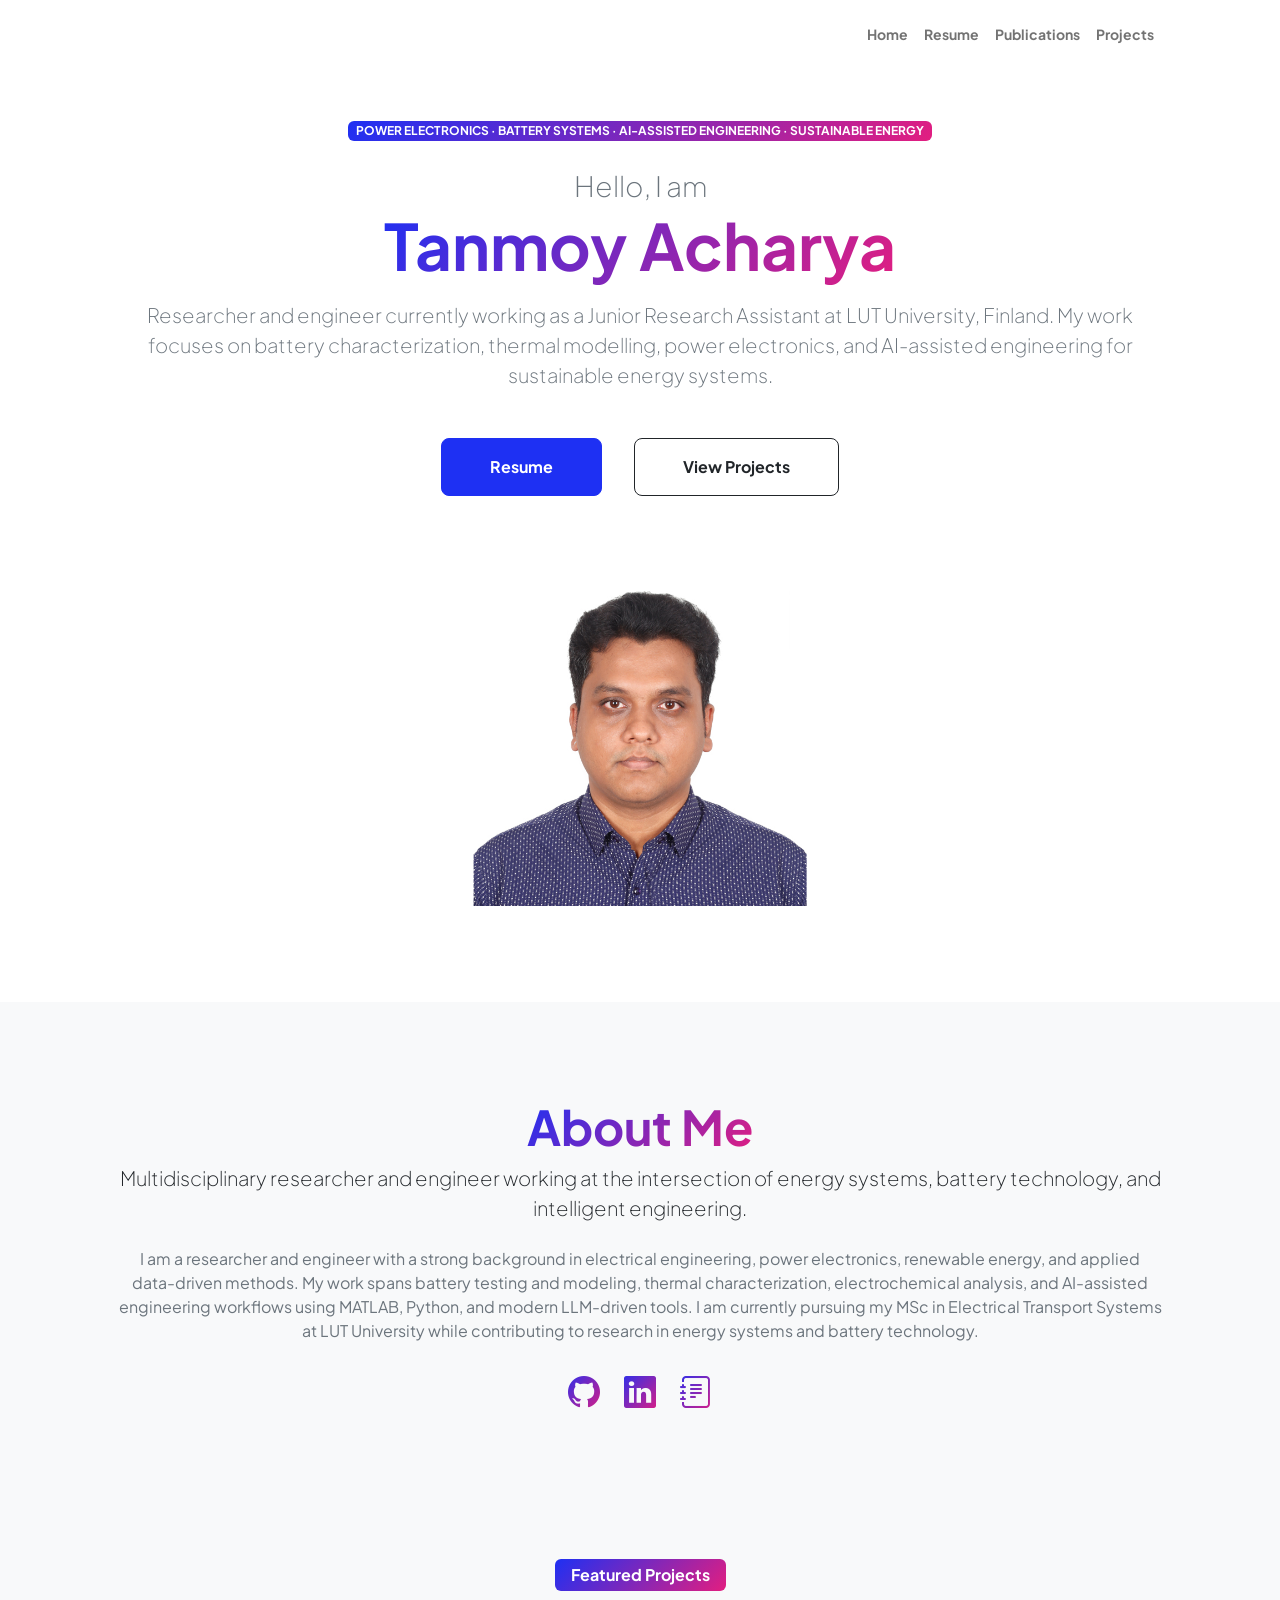
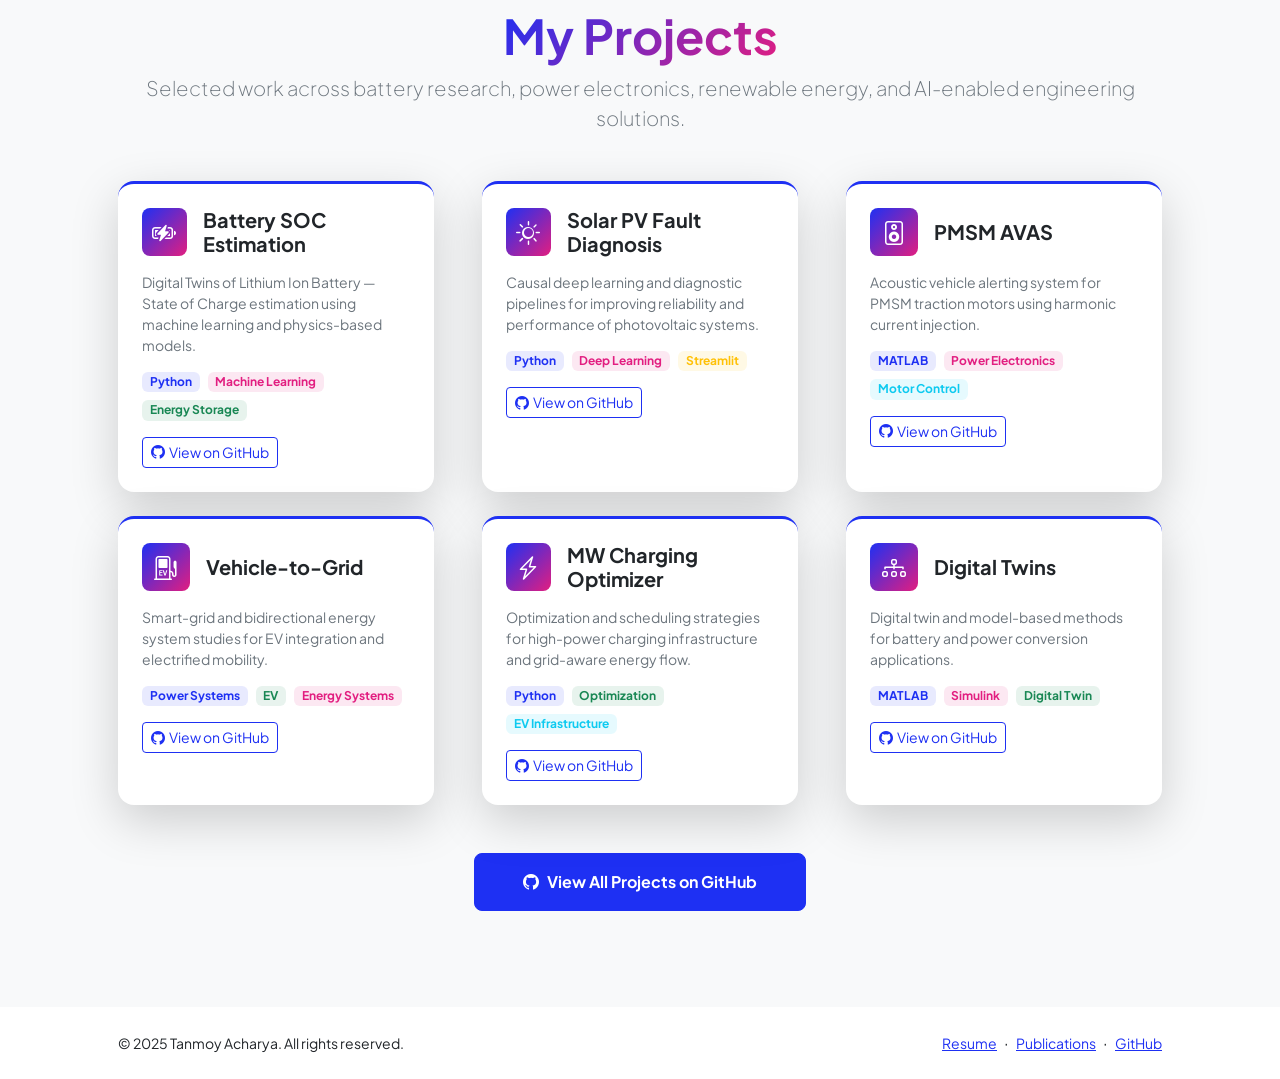
<file: index.html>
<!DOCTYPE html>
<html lang="en">
    <head>
        <meta charset="utf-8" />
        <meta name="viewport" content="width=device-width, initial-scale=1, shrink-to-fit=no" />
        <meta name="description" content="Tanmoy Acharya - Researcher, engineer, and energy systems specialist focused on battery systems, power electronics, and AI-assisted engineering." />
        <meta name="author" content="Tanmoy Acharya" />
        <title>Tanmoy Acharya | Research Engineer</title>
        <link rel="icon" type="image/x-icon" href="assets/favicon.ico" />
        <link rel="preconnect" href="https://fonts.googleapis.com" />
        <link rel="preconnect" href="https://fonts.gstatic.com" crossorigin />
        <link href="https://fonts.googleapis.com/css2?family=Plus+Jakarta+Sans:wght@100;200;300;400;500;600;700;800;900&display=swap" rel="stylesheet" />
        <link href="https://cdn.jsdelivr.net/npm/bootstrap-icons@1.8.1/font/bootstrap-icons.css" rel="stylesheet" />
        <link href="css/styles.css" rel="stylesheet" />
    </head>
    <body class="d-flex flex-column h-100">
        <main class="flex-shrink-0">
            <nav class="navbar navbar-expand-lg navbar-light bg-white py-3">
                <div class="container px-5">
                    <a class="navbar-brand" href="index.html"><span class="fw-bolder text-primary"></span></a>
                    <button class="navbar-toggler" type="button" data-bs-toggle="collapse" data-bs-target="#navbarSupportedContent" aria-controls="navbarSupportedContent" aria-expanded="false" aria-label="Toggle navigation"><span class="navbar-toggler-icon"></span></button>
                    <div class="collapse navbar-collapse" id="navbarSupportedContent">
                        <ul class="navbar-nav ms-auto mb-2 mb-lg-0 small fw-bolder">
                            <li class="nav-item"><a class="nav-link" href="index.html">Home</a></li>
                            <li class="nav-item"><a class="nav-link" href="resume.html">Resume</a></li>
                            <li class="nav-item"><a class="nav-link" href="Publications.html">Publications</a></li>
                            <li class="nav-item"><a class="nav-link" href="#projects">Projects</a></li>
                        </ul>
                    </div>
                </div>
            </nav>

            <header class="py-5">
                <div class="container px-5 pb-5">
                    <div class="row gx-5 align-items-center">
                        <div class="col-xxl-5">
                            <div class="text-center text-xxl-start">
                                <div class="badge bg-gradient-primary-to-secondary text-white mb-4">
                                    <div class="text-uppercase">Power Electronics &middot; Battery Systems &middot; AI-Assisted Engineering &middot; Sustainable Energy</div>
                                </div>
                                <div class="fs-3 fw-light text-muted">Hello, I am</div>
                                <h1 class="display-3 fw-bolder mb-3"><span class="text-gradient d-inline">Tanmoy Acharya</span></h1>
                                <p class="lead fw-light text-muted mb-5">
                                    Researcher and engineer currently working as a Junior Research Assistant at LUT University, Finland. My work focuses on battery characterization, thermal modelling, power electronics, and AI-assisted engineering for sustainable energy systems.
                                </p>
                                <div class="d-grid gap-3 d-sm-flex justify-content-sm-center justify-content-xxl-start mb-3">
                                    <a class="btn btn-primary btn-lg px-5 py-3 me-sm-3 fs-6 fw-bolder" href="resume.html">Resume</a>
                                    <a class="btn btn-outline-dark btn-lg px-5 py-3 fs-6 fw-bolder" href="#projects">View Projects</a>
                                </div>
                            </div>
                        </div>
                        <div class="col-xxl-7">
                            <div class="d-flex justify-content-center mt-5 mt-xxl-0">
                                <div class="profile bg-gradient-primary-to-secondary">
                                    <img class="profile-img" src="assets/profile.jpg" alt="Tanmoy Acharya" />
                                </div>
                            </div>
                        </div>
                    </div>
                </div>
            </header>

            <section class="bg-light py-5">
                <div class="container px-5">
                    <div class="row gx-5 justify-content-center">
                        <div class="col-xxl-8">
                            <div class="text-center my-5">
                                <h2 class="display-5 fw-bolder"><span class="text-gradient d-inline">About Me</span></h2>
                                <p class="lead fw-light mb-4">Multidisciplinary researcher and engineer working at the intersection of energy systems, battery technology, and intelligent engineering.</p>
                                <p class="text-muted">
                                    I am a researcher and engineer with a strong background in electrical engineering, power electronics, renewable energy, and applied data-driven methods. My work spans battery testing and modeling, thermal characterization, electrochemical analysis, and AI-assisted engineering workflows using MATLAB, Python, and modern LLM-driven tools. I am currently pursuing my MSc in Electrical Transport Systems at LUT University while contributing to research in energy systems and battery technology.
                                </p>
                                <div class="d-flex justify-content-center fs-2 gap-4 mt-4">
                                    <a class="text-gradient" href="https://github.com/TanmoyAcharya" target="_blank" rel="noopener noreferrer" title="GitHub"><i class="bi bi-github"></i></a>
                                    <a class="text-gradient" href="https://www.linkedin.com/in/tanmoy-acharya/?isSelfProfile=true" target="_blank" rel="noopener noreferrer" title="LinkedIn"><i class="bi bi-linkedin"></i></a>
                                    <a class="text-gradient" href="https://orcid.org/0000-0003-0260-8565" target="_blank" rel="noopener noreferrer" title="ORCID"><i class="bi bi-journal-text"></i></a>
                                </div>
                            </div>
                        </div>
                    </div>
                </div>
            </section>

            <section id="projects" class="py-5 bg-light">
                <div class="container px-5 mb-5">
                    <div class="text-center mb-5">
                        <div class="badge bg-gradient-primary-to-secondary text-white mb-3 px-3 py-2 fs-6">Featured Projects</div>
                        <h2 class="display-5 fw-bolder"><span class="text-gradient d-inline">My Projects</span></h2>
                        <p class="lead fw-light text-muted">Selected work across battery research, power electronics, renewable energy, and AI-enabled engineering solutions.</p>
                    </div>
                    <div class="row gx-5 gy-4">
                        <div class="col-lg-4 col-md-6">
                            <div class="card shadow-lg border-0 rounded-4 h-100 border-top border-primary border-3">
                                <div class="card-body p-4">
                                    <div class="d-flex align-items-center mb-3">
                                        <div class="feature bg-primary bg-gradient-primary-to-secondary text-white rounded-3 me-3 p-2"><i class="bi bi-battery-charging fs-4"></i></div>
                                        <h5 class="fw-bolder mb-0">Battery SOC Estimation</h5>
                                    </div>
                                    <p class="text-muted small mb-3">Digital Twins of Lithium Ion Battery — State of Charge estimation using machine learning and physics-based models.</p>
                                    <div class="d-flex flex-wrap gap-2 mb-3">
                                        <span class="badge bg-primary bg-opacity-10 text-primary">Python</span>
                                        <span class="badge bg-secondary bg-opacity-10 text-secondary">Machine Learning</span>
                                        <span class="badge bg-success bg-opacity-10 text-success">Energy Storage</span>
                                    </div>
                                    <a class="btn btn-outline-primary btn-sm" href="https://github.com/TanmoyAcharya/Battery-SOC-estimation" target="_blank" rel="noopener noreferrer"><i class="bi bi-github me-1"></i>View on GitHub</a>
                                </div>
                            </div>
                        </div>
                        <div class="col-lg-4 col-md-6">
                            <div class="card shadow-lg border-0 rounded-4 h-100 border-top border-primary border-3">
                                <div class="card-body p-4">
                                    <div class="d-flex align-items-center mb-3">
                                        <div class="feature bg-primary bg-gradient-primary-to-secondary text-white rounded-3 me-3 p-2"><i class="bi bi-sun fs-4"></i></div>
                                        <h5 class="fw-bolder mb-0">Solar PV Fault Diagnosis</h5>
                                    </div>
                                    <p class="text-muted small mb-3">Causal deep learning and diagnostic pipelines for improving reliability and performance of photovoltaic systems.</p>
                                    <div class="d-flex flex-wrap gap-2 mb-3">
                                        <span class="badge bg-primary bg-opacity-10 text-primary">Python</span>
                                        <span class="badge bg-secondary bg-opacity-10 text-secondary">Deep Learning</span>
                                        <span class="badge bg-warning bg-opacity-10 text-warning">Streamlit</span>
                                    </div>
                                    <a class="btn btn-outline-primary btn-sm" href="https://github.com/TanmoyAcharya/solar-pv-causal-fault-diagnosis" target="_blank" rel="noopener noreferrer"><i class="bi bi-github me-1"></i>View on GitHub</a>
                                </div>
                            </div>
                        </div>
                        <div class="col-lg-4 col-md-6">
                            <div class="card shadow-lg border-0 rounded-4 h-100 border-top border-primary border-3">
                                <div class="card-body p-4">
                                    <div class="d-flex align-items-center mb-3">
                                        <div class="feature bg-primary bg-gradient-primary-to-secondary text-white rounded-3 me-3 p-2"><i class="bi bi-speaker fs-4"></i></div>
                                        <h5 class="fw-bolder mb-0">PMSM AVAS</h5>
                                    </div>
                                    <p class="text-muted small mb-3">Acoustic vehicle alerting system for PMSM traction motors using harmonic current injection.</p>
                                    <div class="d-flex flex-wrap gap-2 mb-3">
                                        <span class="badge bg-primary bg-opacity-10 text-primary">MATLAB</span>
                                        <span class="badge bg-secondary bg-opacity-10 text-secondary">Power Electronics</span>
                                        <span class="badge bg-info bg-opacity-10 text-info">Motor Control</span>
                                    </div>
                                    <a class="btn btn-outline-primary btn-sm" href="https://github.com/TanmoyAcharya/Full-PMSM-AVAS" target="_blank" rel="noopener noreferrer"><i class="bi bi-github me-1"></i>View on GitHub</a>
                                </div>
                            </div>
                        </div>
                        <div class="col-lg-4 col-md-6">
                            <div class="card shadow-lg border-0 rounded-4 h-100 border-top border-primary border-3">
                                <div class="card-body p-4">
                                    <div class="d-flex align-items-center mb-3">
                                        <div class="feature bg-primary bg-gradient-primary-to-secondary text-white rounded-3 me-3 p-2"><i class="bi bi-ev-station fs-4"></i></div>
                                        <h5 class="fw-bolder mb-0">Vehicle-to-Grid</h5>
                                    </div>
                                    <p class="text-muted small mb-3">Smart-grid and bidirectional energy system studies for EV integration and electrified mobility.</p>
                                    <div class="d-flex flex-wrap gap-2 mb-3">
                                        <span class="badge bg-primary bg-opacity-10 text-primary">Power Systems</span>
                                        <span class="badge bg-success bg-opacity-10 text-success">EV</span>
                                        <span class="badge bg-secondary bg-opacity-10 text-secondary">Energy Systems</span>
                                    </div>
                                    <a class="btn btn-outline-primary btn-sm" href="https://github.com/TanmoyAcharya/Vehicle-to-Grid" target="_blank" rel="noopener noreferrer"><i class="bi bi-github me-1"></i>View on GitHub</a>
                                </div>
                            </div>
                        </div>
                        <div class="col-lg-4 col-md-6">
                            <div class="card shadow-lg border-0 rounded-4 h-100 border-top border-primary border-3">
                                <div class="card-body p-4">
                                    <div class="d-flex align-items-center mb-3">
                                        <div class="feature bg-primary bg-gradient-primary-to-secondary text-white rounded-3 me-3 p-2"><i class="bi bi-lightning-charge fs-4"></i></div>
                                        <h5 class="fw-bolder mb-0">MW Charging Optimizer</h5>
                                    </div>
                                    <p class="text-muted small mb-3">Optimization and scheduling strategies for high-power charging infrastructure and grid-aware energy flow.</p>
                                    <div class="d-flex flex-wrap gap-2 mb-3">
                                        <span class="badge bg-primary bg-opacity-10 text-primary">Python</span>
                                        <span class="badge bg-success bg-opacity-10 text-success">Optimization</span>
                                        <span class="badge bg-info bg-opacity-10 text-info">EV Infrastructure</span>
                                    </div>
                                    <a class="btn btn-outline-primary btn-sm" href="https://github.com/TanmoyAcharya/mw-charging-optimizer" target="_blank" rel="noopener noreferrer"><i class="bi bi-github me-1"></i>View on GitHub</a>
                                </div>
                            </div>
                        </div>
                        <div class="col-lg-4 col-md-6">
                            <div class="card shadow-lg border-0 rounded-4 h-100 border-top border-primary border-3">
                                <div class="card-body p-4">
                                    <div class="d-flex align-items-center mb-3">
                                        <div class="feature bg-primary bg-gradient-primary-to-secondary text-white rounded-3 me-3 p-2"><i class="bi bi-diagram-3 fs-4"></i></div>
                                        <h5 class="fw-bolder mb-0">Digital Twins</h5>
                                    </div>
                                    <p class="text-muted small mb-3">Digital twin and model-based methods for battery and power conversion applications.</p>
                                    <div class="d-flex flex-wrap gap-2 mb-3">
                                        <span class="badge bg-primary bg-opacity-10 text-primary">MATLAB</span>
                                        <span class="badge bg-secondary bg-opacity-10 text-secondary">Simulink</span>
                                        <span class="badge bg-success bg-opacity-10 text-success">Digital Twin</span>
                                    </div>
                                    <a class="btn btn-outline-primary btn-sm" href="https://github.com/TanmoyAcharya/Digital-Twins" target="_blank" rel="noopener noreferrer"><i class="bi bi-github me-1"></i>View on GitHub</a>
                                </div>
                            </div>
                        </div>
                    </div>
                    <div class="text-center mt-5">
                        <a class="btn btn-primary btn-lg px-5 py-3 fs-6 fw-bolder" href="https://github.com/TanmoyAcharya" target="_blank" rel="noopener noreferrer"><i class="bi bi-github me-2"></i>View All Projects on GitHub</a>
                    </div>
                </div>
            </section>
        </main>

        <footer class="bg-white py-4 mt-auto">
            <div class="container px-5">
                <div class="row align-items-center justify-content-between flex-column flex-sm-row">
                    <div class="col-auto"><div class="small m-0">&copy; 2025 Tanmoy Acharya. All rights reserved.</div></div>
                    <div class="col-auto">
                        <a class="small" href="resume.html">Resume</a>
                        <span class="mx-1">&middot;</span>
                        <a class="small" href="Publications.html">Publications</a>
                        <span class="mx-1">&middot;</span>
                        <a class="small" href="https://github.com/TanmoyAcharya" target="_blank" rel="noopener noreferrer">GitHub</a>
                    </div>
                </div>
            </div>
        </footer>

        <script src="https://cdn.jsdelivr.net/npm/bootstrap@5.2.3/dist/js/bootstrap.bundle.min.js"></script>
        <script src="js/scripts.js"></script>
    </body>
</html>
</file>
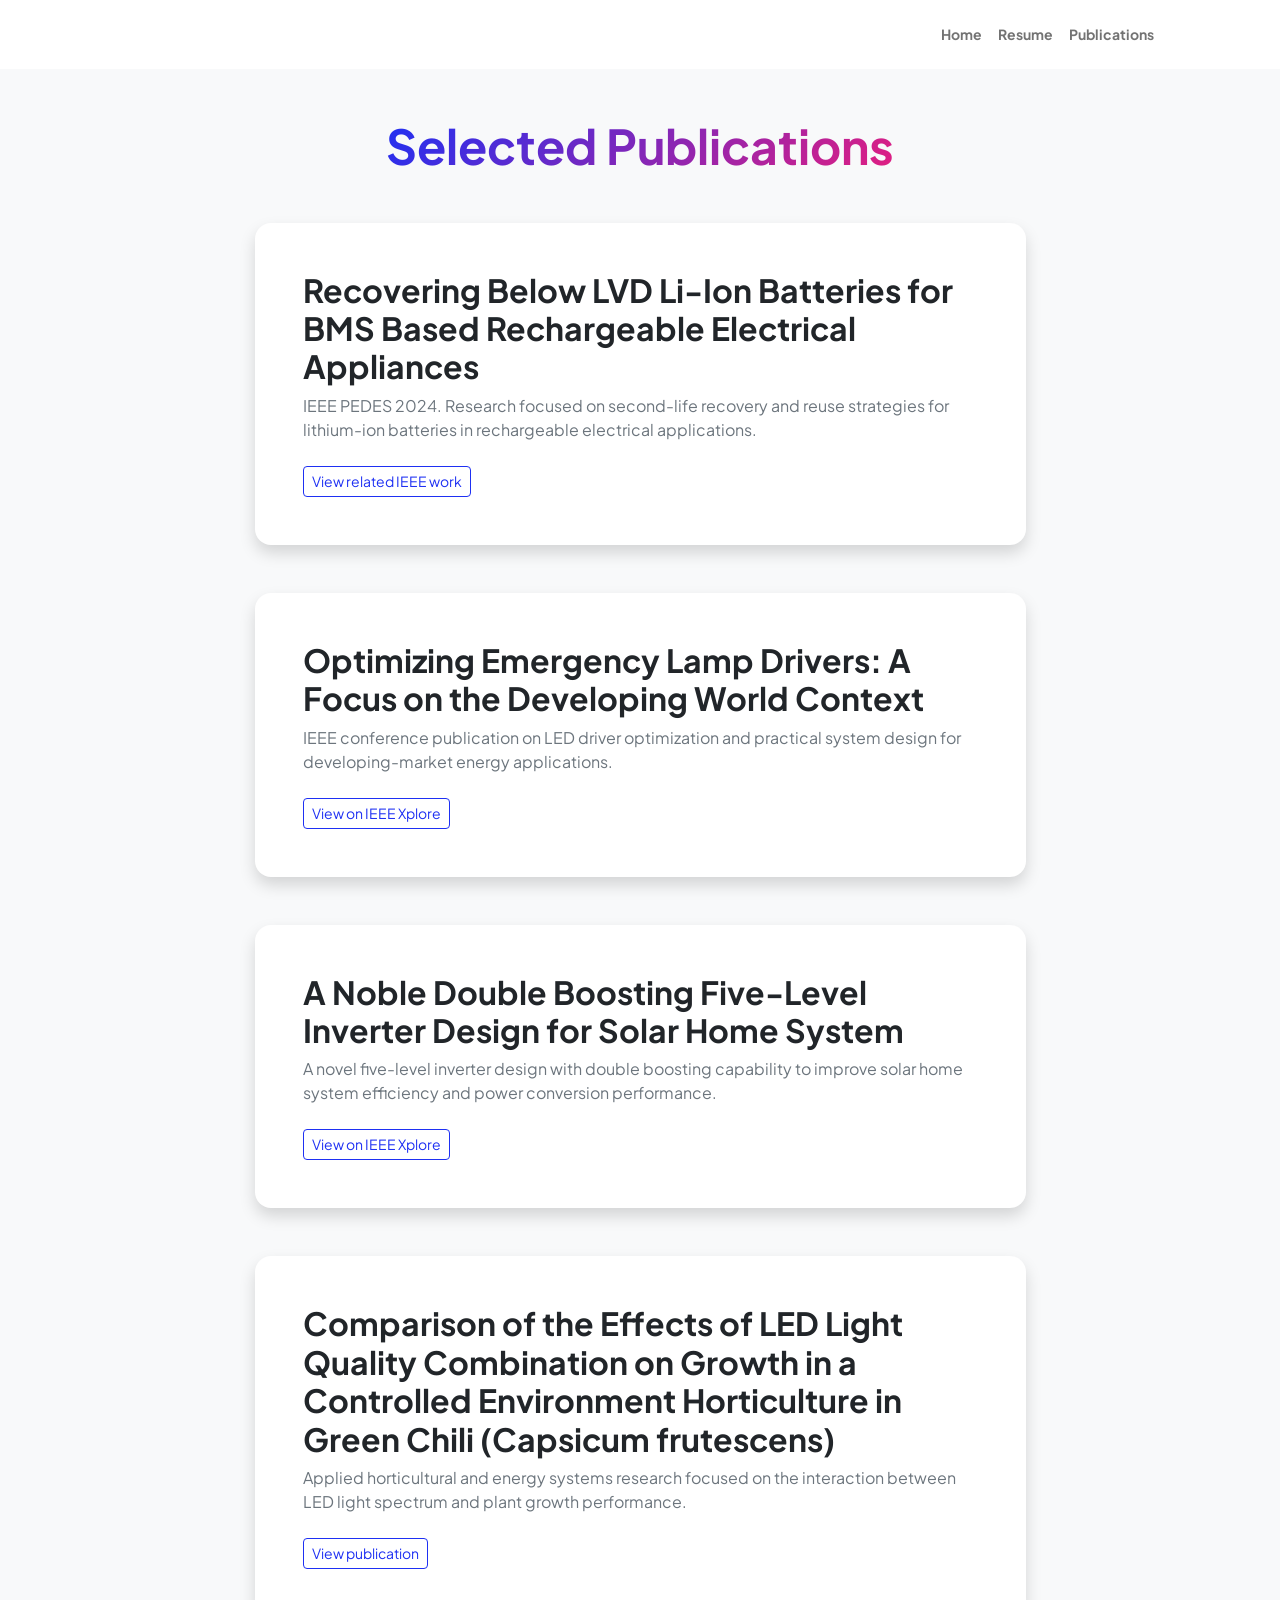
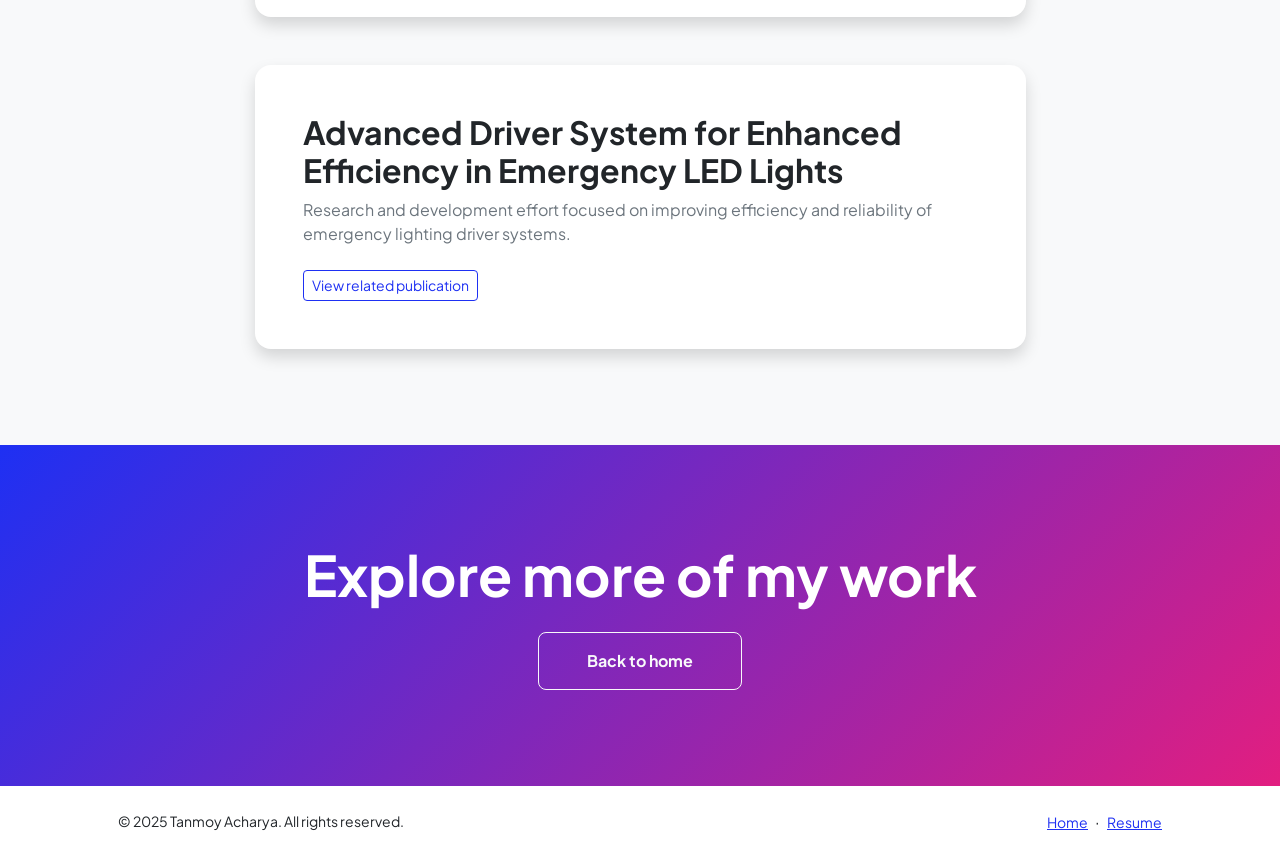
<file: Publications.html>
<!DOCTYPE html>
<html lang="en">
    <head>
        <meta charset="utf-8" />
        <meta name="viewport" content="width=device-width, initial-scale=1, shrink-to-fit=no" />
        <meta name="description" content="Selected research publications by Tanmoy Acharya in battery systems, power electronics, and sustainable engineering." />
        <meta name="author" content="Tanmoy Acharya" />
        <title>Publications | Tanmoy Acharya</title>
        <link rel="icon" type="image/x-icon" href="assets/favicon.ico" />
        <link rel="preconnect" href="https://fonts.googleapis.com" />
        <link rel="preconnect" href="https://fonts.gstatic.com" crossorigin />
        <link href="https://fonts.googleapis.com/css2?family=Plus+Jakarta+Sans:wght@100;200;300;400;500;600;700;800;900&display=swap" rel="stylesheet" />
        <link href="https://cdn.jsdelivr.net/npm/bootstrap-icons@1.8.1/font/bootstrap-icons.css" rel="stylesheet" />
        <link href="css/styles.css" rel="stylesheet" />
    </head>
    <body class="d-flex flex-column h-100 bg-light">
        <main class="flex-shrink-0">
            <nav class="navbar navbar-expand-lg navbar-light bg-white py-3">
                <div class="container px-5">
                    <a class="navbar-brand" href="index.html"><span class="fw-bolder text-primary"></span></a>
                    <button class="navbar-toggler" type="button" data-bs-toggle="collapse" data-bs-target="#navbarSupportedContent" aria-controls="navbarSupportedContent" aria-expanded="false" aria-label="Toggle navigation"><span class="navbar-toggler-icon"></span></button>
                    <div class="collapse navbar-collapse" id="navbarSupportedContent">
                        <ul class="navbar-nav ms-auto mb-2 mb-lg-0 small fw-bolder">
                            <li class="nav-item"><a class="nav-link" href="index.html">Home</a></li>
                            <li class="nav-item"><a class="nav-link" href="resume.html">Resume</a></li>
                            <li class="nav-item"><a class="nav-link" href="Publications.html">Publications</a></li>
                        </ul>
                    </div>
                </div>
            </nav>

            <section class="py-5">
                <div class="container px-5 mb-5">
                    <div class="text-center mb-5">
                        <h1 class="display-5 fw-bolder mb-0"><span class="text-gradient d-inline">Selected Publications</span></h1>
                    </div>

                    <div class="row gx-5 justify-content-center">
                        <div class="col-lg-11 col-xl-9 col-xxl-8">
                            <div class="card overflow-hidden shadow rounded-4 border-0 mb-5">
                                <div class="card-body p-0">
                                    <div class="d-flex align-items-center">
                                        <div class="p-5">
                                            <h2 class="fw-bolder">Recovering Below LVD Li-Ion Batteries for BMS Based Rechargeable Electrical Appliances</h2>
                                            <p class="text-muted mb-3">IEEE PEDES 2024. Research focused on second-life recovery and reuse strategies for lithium-ion batteries in rechargeable electrical applications.</p>
                                            <a class="btn btn-outline-primary btn-sm mt-2" href="https://ieeexplore.ieee.org/document/10961624" target="_blank" rel="noopener noreferrer">View related IEEE work</a>
                                        </div>
                                    </div>
                                </div>
                            </div>

                            <div class="card overflow-hidden shadow rounded-4 border-0 mb-5">
                                <div class="card-body p-0">
                                    <div class="d-flex align-items-center">
                                        <div class="p-5">
                                            <h2 class="fw-bolder">Optimizing Emergency Lamp Drivers: A Focus on the Developing World Context</h2>
                                            <p class="text-muted mb-3">IEEE conference publication on LED driver optimization and practical system design for developing-market energy applications.</p>
                                            <a class="btn btn-outline-primary btn-sm mt-2" href="https://ieeexplore.ieee.org/document/10428881" target="_blank" rel="noopener noreferrer">View on IEEE Xplore</a>
                                        </div>
                                    </div>
                                </div>
                            </div>

                            <div class="card overflow-hidden shadow rounded-4 border-0 mb-5">
                                <div class="card-body p-0">
                                    <div class="d-flex align-items-center">
                                        <div class="p-5">
                                            <h2 class="fw-bolder">A Noble Double Boosting Five-Level Inverter Design for Solar Home System</h2>
                                            <p class="text-muted mb-3">A novel five-level inverter design with double boosting capability to improve solar home system efficiency and power conversion performance.</p>
                                            <a class="btn btn-outline-primary btn-sm mt-2" href="https://ieeexplore.ieee.org/document/11275731" target="_blank" rel="noopener noreferrer">View on IEEE Xplore</a>
                                        </div>
                                    </div>
                                </div>
                            </div>

                            <div class="card overflow-hidden shadow rounded-4 border-0 mb-5">
                                <div class="card-body p-0">
                                    <div class="d-flex align-items-center">
                                        <div class="p-5">
                                            <h2 class="fw-bolder">Comparison of the Effects of LED Light Quality Combination on Growth in a Controlled Environment Horticulture in Green Chili (Capsicum frutescens)</h2>
                                            <p class="text-muted mb-3">Applied horticultural and energy systems research focused on the interaction between LED light spectrum and plant growth performance.</p>
                                            <a class="btn btn-outline-primary btn-sm mt-2" href="https://worldresearchlibrary.org/proceeding/6231" target="_blank" rel="noopener noreferrer">View publication</a>
                                        </div>
                                    </div>
                                </div>
                            </div>

                            <div class="card overflow-hidden shadow rounded-4 border-0">
                                <div class="card-body p-0">
                                    <div class="d-flex align-items-center">
                                        <div class="p-5">
                                            <h2 class="fw-bolder">Advanced Driver System for Enhanced Efficiency in Emergency LED Lights</h2>
                                            <p class="text-muted mb-3">Research and development effort focused on improving efficiency and reliability of emergency lighting driver systems.</p>
                                            <a class="btn btn-outline-primary btn-sm mt-2" href="https://ieeexplore.ieee.org/document/10428881" target="_blank" rel="noopener noreferrer">View related publication</a>
                                        </div>
                                    </div>
                                </div>
                            </div>
                        </div>
                    </div>
                </div>
            </section>

            <section class="py-5 bg-gradient-primary-to-secondary text-white">
                <div class="container px-5 my-5">
                    <div class="text-center">
                        <h2 class="display-4 fw-bolder mb-4">Explore more of my work</h2>
                        <a class="btn btn-outline-light btn-lg px-5 py-3 fs-6 fw-bolder" href="index.html">Back to home</a>
                    </div>
                </div>
            </section>
        </main>

        <footer class="bg-white py-4 mt-auto">
            <div class="container px-5">
                <div class="row align-items-center justify-content-between flex-column flex-sm-row">
                    <div class="col-auto"><div class="small m-0">&copy; 2025 Tanmoy Acharya. All rights reserved.</div></div>
                    <div class="col-auto">
                        <a class="small" href="index.html">Home</a>
                        <span class="mx-1">&middot;</span>
                        <a class="small" href="resume.html">Resume</a>
                    </div>
                </div>
            </div>
        </footer>

        <script src="https://cdn.jsdelivr.net/npm/bootstrap@5.2.3/dist/js/bootstrap.bundle.min.js"></script>
        <script src="js/scripts.js"></script>
    </body>
</html>
</file>
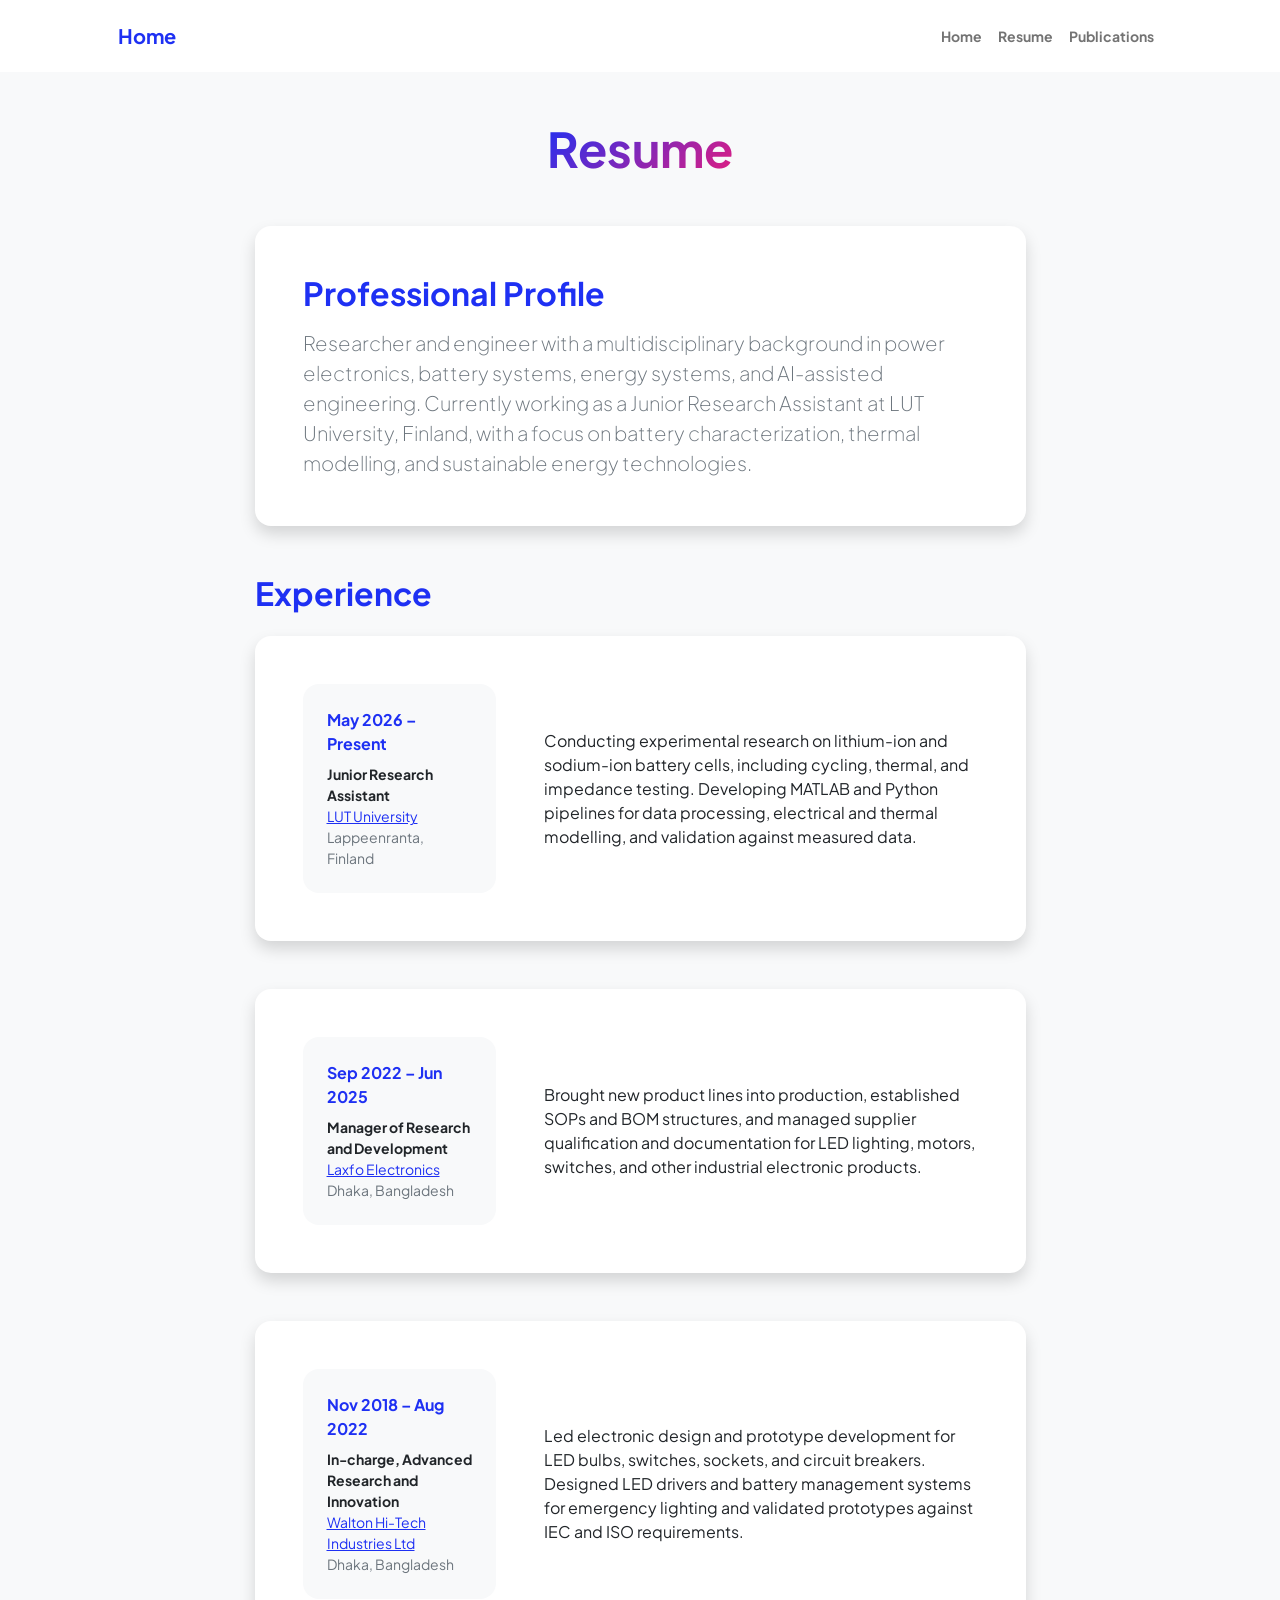
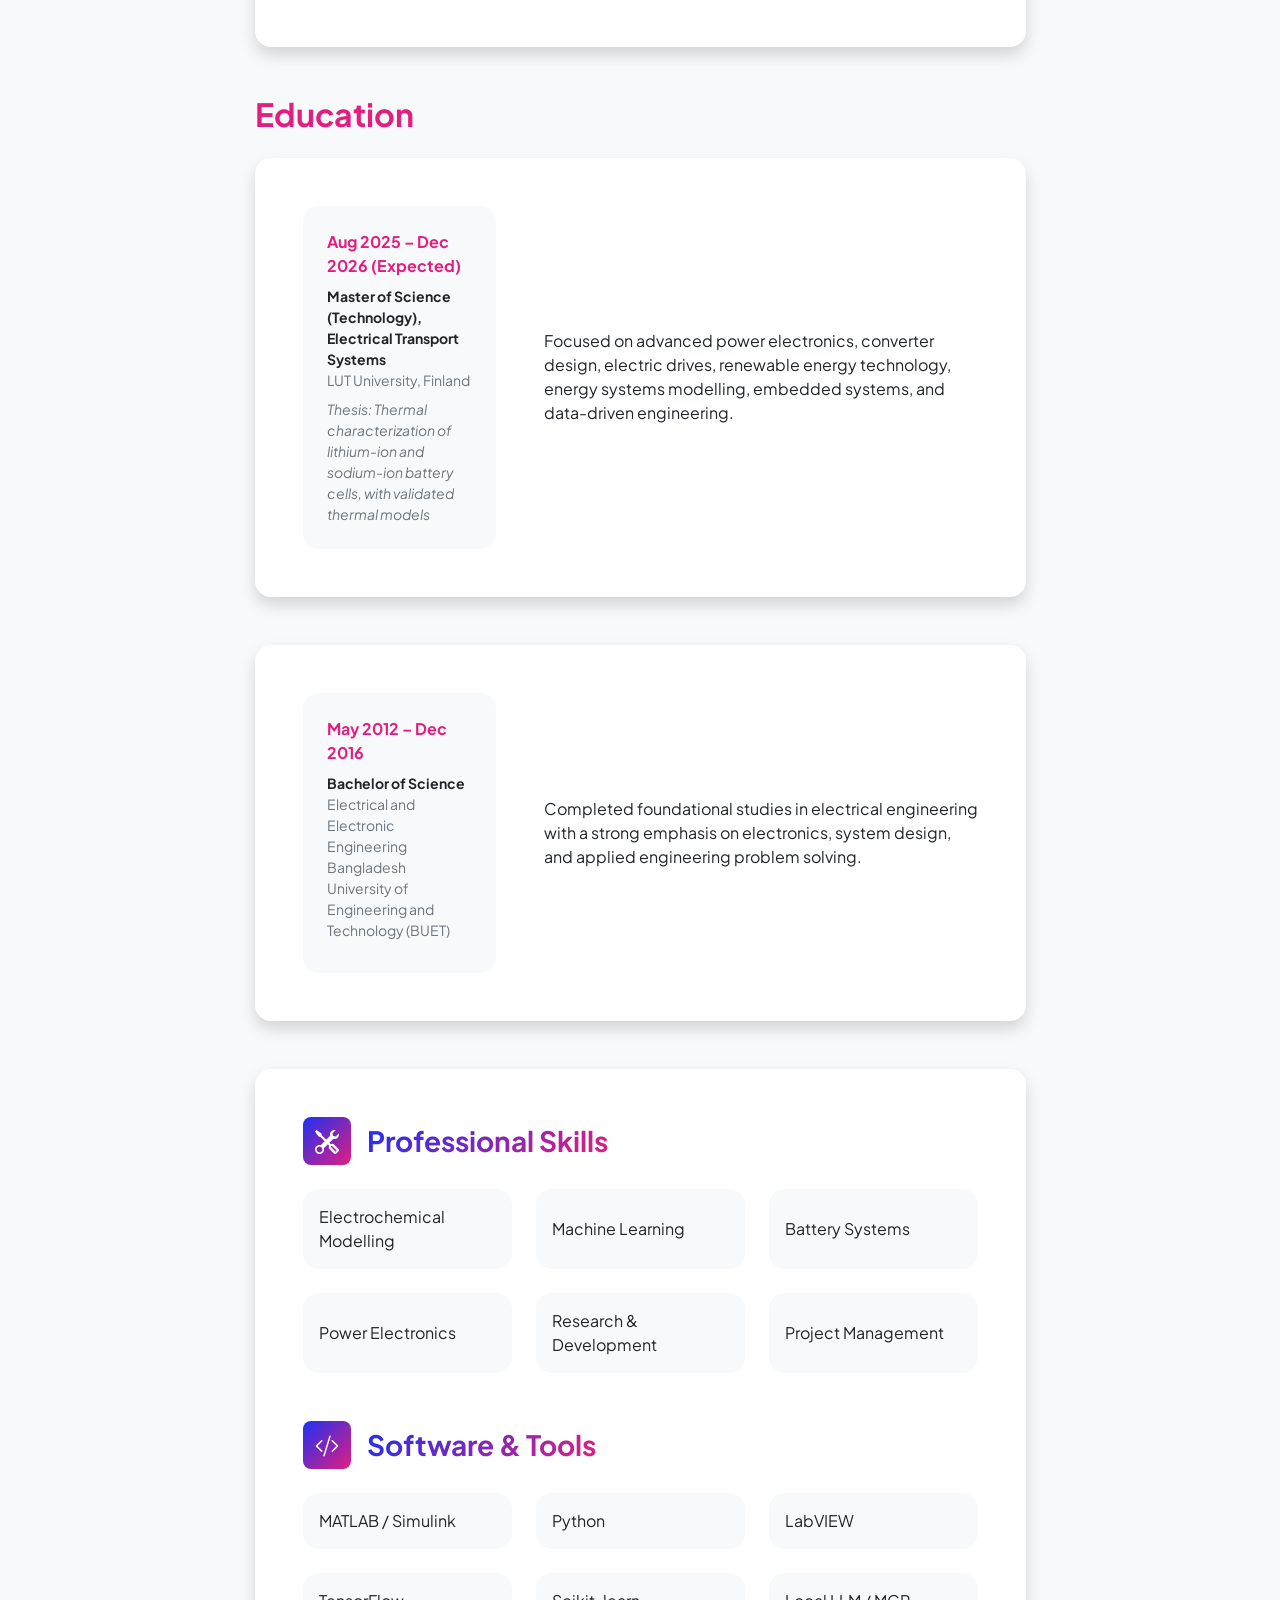
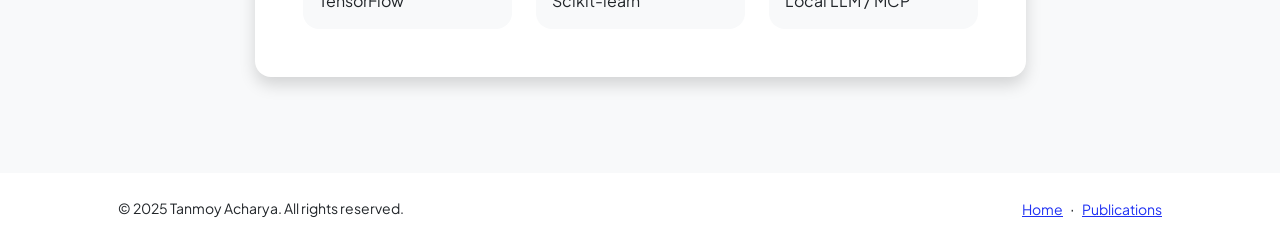
<file: resume.html>
<!DOCTYPE html>
<html lang="en">
    <head>
        <meta charset="utf-8" />
        <meta name="viewport" content="width=device-width, initial-scale=1, shrink-to-fit=no" />
        <meta name="description" content="Resume of Tanmoy Acharya — researcher, engineer, and specialist in battery systems, power electronics, and sustainable energy." />
        <meta name="author" content="Tanmoy Acharya" />
        <title>Resume | Tanmoy Acharya</title>
        <link rel="icon" type="image/x-icon" href="assets/favicon.ico" />
        <link rel="preconnect" href="https://fonts.googleapis.com" />
        <link rel="preconnect" href="https://fonts.gstatic.com" crossorigin />
        <link href="https://fonts.googleapis.com/css2?family=Plus+Jakarta+Sans:wght@100;200;300;400;500;600;700;800;900&display=swap" rel="stylesheet" />
        <link href="https://cdn.jsdelivr.net/npm/bootstrap-icons@1.8.1/font/bootstrap-icons.css" rel="stylesheet" />
        <link href="css/styles.css" rel="stylesheet" />
    </head>
    <body class="d-flex flex-column h-100 bg-light">
        <main class="flex-shrink-0">
            <nav class="navbar navbar-expand-lg navbar-light bg-white py-3">
                <div class="container px-5">
                    <a class="navbar-brand" href="index.html"><span class="fw-bolder text-primary">Home</span></a>
                    <button class="navbar-toggler" type="button" data-bs-toggle="collapse" data-bs-target="#navbarSupportedContent" aria-controls="navbarSupportedContent" aria-expanded="false" aria-label="Toggle navigation"><span class="navbar-toggler-icon"></span></button>
                    <div class="collapse navbar-collapse" id="navbarSupportedContent">
                        <ul class="navbar-nav ms-auto mb-2 mb-lg-0 small fw-bolder">
                            <li class="nav-item"><a class="nav-link" href="index.html">Home</a></li>
                            <li class="nav-item"><a class="nav-link" href="resume.html">Resume</a></li>
                            <li class="nav-item"><a class="nav-link" href="Publications.html">Publications</a></li>
                        </ul>
                    </div>
                </div>
            </nav>

            <div class="container px-5 my-5">
                <div class="text-center mb-5">
                    <h1 class="display-5 fw-bolder mb-0"><span class="text-gradient d-inline">Resume</span></h1>
                </div>

                <div class="row gx-5 justify-content-center">
                    <div class="col-lg-11 col-xl-9 col-xxl-8">
                        <section class="mb-5">
                            <div class="card shadow border-0 rounded-4 mb-4">
                                <div class="card-body p-5">
                                    <h2 class="text-primary fw-bolder mb-3">Professional Profile</h2>
                                    <p class="lead fw-light text-muted mb-0">
                                        Researcher and engineer with a multidisciplinary background in power electronics, battery systems, energy systems, and AI-assisted engineering. Currently working as a Junior Research Assistant at LUT University, Finland, with a focus on battery characterization, thermal modelling, and sustainable energy technologies.
                                    </p>
                                </div>
                            </div>
                        </section>

                        <section>
                            <div class="d-flex align-items-center justify-content-between mb-4">
                                <h2 class="text-primary fw-bolder mb-0">Experience</h2>
                            </div>

                            <div class="card shadow border-0 rounded-4 mb-5">
                                <div class="card-body p-5">
                                    <div class="row align-items-center gx-5">
                                        <div class="col text-center text-lg-start mb-4 mb-lg-0">
                                            <div class="bg-light p-4 rounded-4">
                                                <div class="text-primary fw-bolder mb-2">May 2026 – Present</div>
                                                <div class="small fw-bolder">Junior Research Assistant</div>
                                                <div class="small text-muted"><a href="https://www.lut.fi/" target="_blank" rel="noopener noreferrer">LUT University</a></div>
                                                <div class="small text-muted">Lappeenranta, Finland</div>
                                            </div>
                                        </div>
                                        <div class="col-lg-8">
                                            <p class="mb-0">
                                                Conducting experimental research on lithium-ion and sodium-ion battery cells, including cycling, thermal, and impedance testing. Developing MATLAB and Python pipelines for data processing, electrical and thermal modelling, and validation against measured data.
                                            </p>
                                        </div>
                                    </div>
                                </div>
                            </div>

                            <div class="card shadow border-0 rounded-4 mb-5">
                                <div class="card-body p-5">
                                    <div class="row align-items-center gx-5">
                                        <div class="col text-center text-lg-start mb-4 mb-lg-0">
                                            <div class="bg-light p-4 rounded-4">
                                                <div class="text-primary fw-bolder mb-2">Sep 2022 – Jun 2025</div>
                                                <div class="small fw-bolder">Manager of Research and Development</div>
                                                <div class="small text-muted"><a href="https://www.laxfo.net" target="_blank" rel="noopener noreferrer">Laxfo Electronics</a></div>
                                                <div class="small text-muted">Dhaka, Bangladesh</div>
                                            </div>
                                        </div>
                                        <div class="col-lg-8">
                                            <p class="mb-0">
                                                Brought new product lines into production, established SOPs and BOM structures, and managed supplier qualification and documentation for LED lighting, motors, switches, and other industrial electronic products.
                                            </p>
                                        </div>
                                    </div>
                                </div>
                            </div>

                            <div class="card shadow border-0 rounded-4 mb-5">
                                <div class="card-body p-5">
                                    <div class="row align-items-center gx-5">
                                        <div class="col text-center text-lg-start mb-4 mb-lg-0">
                                            <div class="bg-light p-4 rounded-4">
                                                <div class="text-primary fw-bolder mb-2">Nov 2018 – Aug 2022</div>
                                                <div class="small fw-bolder">In-charge, Advanced Research and Innovation</div>
                                                <div class="small text-muted"><a href="https://www.waltonbd.com" target="_blank" rel="noopener noreferrer">Walton Hi-Tech Industries Ltd</a></div>
                                                <div class="small text-muted">Dhaka, Bangladesh</div>
                                            </div>
                                        </div>
                                        <div class="col-lg-8">
                                            <p class="mb-0">
                                                Led electronic design and prototype development for LED bulbs, switches, sockets, and circuit breakers. Designed LED drivers and battery management systems for emergency lighting and validated prototypes against IEC and ISO requirements.
                                            </p>
                                        </div>
                                    </div>
                                </div>
                            </div>
                        </section>

                        <section>
                            <h2 class="text-secondary fw-bolder mb-4">Education</h2>
                            <div class="card shadow border-0 rounded-4 mb-5">
                                <div class="card-body p-5">
                                    <div class="row align-items-center gx-5">
                                        <div class="col text-center text-lg-start mb-4 mb-lg-0">
                                            <div class="bg-light p-4 rounded-4">
                                                <div class="text-secondary fw-bolder mb-2">Aug 2025 – Dec 2026 (Expected)</div>
                                                <div class="mb-2">
                                                    <div class="small fw-bolder">Master of Science (Technology), Electrical Transport Systems</div>
                                                    <div class="small text-muted">LUT University, Finland</div>
                                                </div>
                                                <div class="fst-italic">
                                                    <div class="small text-muted">Thesis: Thermal characterization of lithium-ion and sodium-ion battery cells, with validated thermal models</div>
                                                </div>
                                            </div>
                                        </div>
                                        <div class="col-lg-8">
                                            <p class="mb-0">
                                                Focused on advanced power electronics, converter design, electric drives, renewable energy technology, energy systems modelling, embedded systems, and data-driven engineering.
                                            </p>
                                        </div>
                                    </div>
                                </div>
                            </div>

                            <div class="card shadow border-0 rounded-4 mb-5">
                                <div class="card-body p-5">
                                    <div class="row align-items-center gx-5">
                                        <div class="col text-center text-lg-start mb-4 mb-lg-0">
                                            <div class="bg-light p-4 rounded-4">
                                                <div class="text-secondary fw-bolder mb-2">May 2012 – Dec 2016</div>
                                                <div class="mb-2">
                                                    <div class="small fw-bolder">Bachelor of Science</div>
                                                    <div class="small text-muted">Electrical and Electronic Engineering</div>
                                                    <div class="small text-muted">Bangladesh University of Engineering and Technology (BUET)</div>
                                                </div>
                                            </div>
                                        </div>
                                        <div class="col-lg-8">
                                            <p class="mb-0">
                                                Completed foundational studies in electrical engineering with a strong emphasis on electronics, system design, and applied engineering problem solving.
                                            </p>
                                        </div>
                                    </div>
                                </div>
                            </div>
                        </section>

                        <section>
                            <div class="card shadow border-0 rounded-4 mb-5">
                                <div class="card-body p-5">
                                    <div class="mb-5">
                                        <div class="d-flex align-items-center mb-4">
                                            <div class="feature bg-primary bg-gradient-primary-to-secondary text-white rounded-3 me-3"><i class="bi bi-tools"></i></div>
                                            <h3 class="fw-bolder mb-0"><span class="text-gradient d-inline">Professional Skills</span></h3>
                                        </div>
                                        <div class="row row-cols-1 row-cols-md-3 mb-4">
                                            <div class="col mb-4 mb-md-0"><div class="d-flex align-items-center bg-light rounded-4 p-3 h-100">Electrochemical Modelling</div></div>
                                            <div class="col mb-4 mb-md-0"><div class="d-flex align-items-center bg-light rounded-4 p-3 h-100">Machine Learning</div></div>
                                            <div class="col"><div class="d-flex align-items-center bg-light rounded-4 p-3 h-100">Battery Systems</div></div>
                                        </div>
                                        <div class="row row-cols-1 row-cols-md-3">
                                            <div class="col mb-4 mb-md-0"><div class="d-flex align-items-center bg-light rounded-4 p-3 h-100">Power Electronics</div></div>
                                            <div class="col mb-4 mb-md-0"><div class="d-flex align-items-center bg-light rounded-4 p-3 h-100">Research & Development</div></div>
                                            <div class="col"><div class="d-flex align-items-center bg-light rounded-4 p-3 h-100">Project Management</div></div>
                                        </div>
                                    </div>

                                    <div class="mb-0">
                                        <div class="d-flex align-items-center mb-4">
                                            <div class="feature bg-primary bg-gradient-primary-to-secondary text-white rounded-3 me-3"><i class="bi bi-code-slash"></i></div>
                                            <h3 class="fw-bolder mb-0"><span class="text-gradient d-inline">Software & Tools</span></h3>
                                        </div>
                                        <div class="row row-cols-1 row-cols-md-3 mb-4">
                                            <div class="col mb-4 mb-md-0"><div class="d-flex align-items-center bg-light rounded-4 p-3 h-100">MATLAB / Simulink</div></div>
                                            <div class="col mb-4 mb-md-0"><div class="d-flex align-items-center bg-light rounded-4 p-3 h-100">Python</div></div>
                                            <div class="col"><div class="d-flex align-items-center bg-light rounded-4 p-3 h-100">LabVIEW</div></div>
                                        </div>
                                        <div class="row row-cols-1 row-cols-md-3">
                                            <div class="col mb-4 mb-md-0"><div class="d-flex align-items-center bg-light rounded-4 p-3 h-100">TensorFlow</div></div>
                                            <div class="col mb-4 mb-md-0"><div class="d-flex align-items-center bg-light rounded-4 p-3 h-100">Scikit-learn</div></div>
                                            <div class="col"><div class="d-flex align-items-center bg-light rounded-4 p-3 h-100">Local LLM / MCP</div></div>
                                        </div>
                                    </div>
                                </div>
                            </div>
                        </section>
                    </div>
                </div>
            </div>
        </main>

        <footer class="bg-white py-4 mt-auto">
            <div class="container px-5">
                <div class="row align-items-center justify-content-between flex-column flex-sm-row">
                    <div class="col-auto"><div class="small m-0">&copy; 2025 Tanmoy Acharya. All rights reserved.</div></div>
                    <div class="col-auto">
                        <a class="small" href="index.html">Home</a>
                        <span class="mx-1">&middot;</span>
                        <a class="small" href="Publications.html">Publications</a>
                    </div>
                </div>
            </div>
        </footer>

        <script src="https://cdn.jsdelivr.net/npm/bootstrap@5.2.3/dist/js/bootstrap.bundle.min.js"></script>
        <script src="js/scripts.js"></script>
    </body>
</html>
</file>
